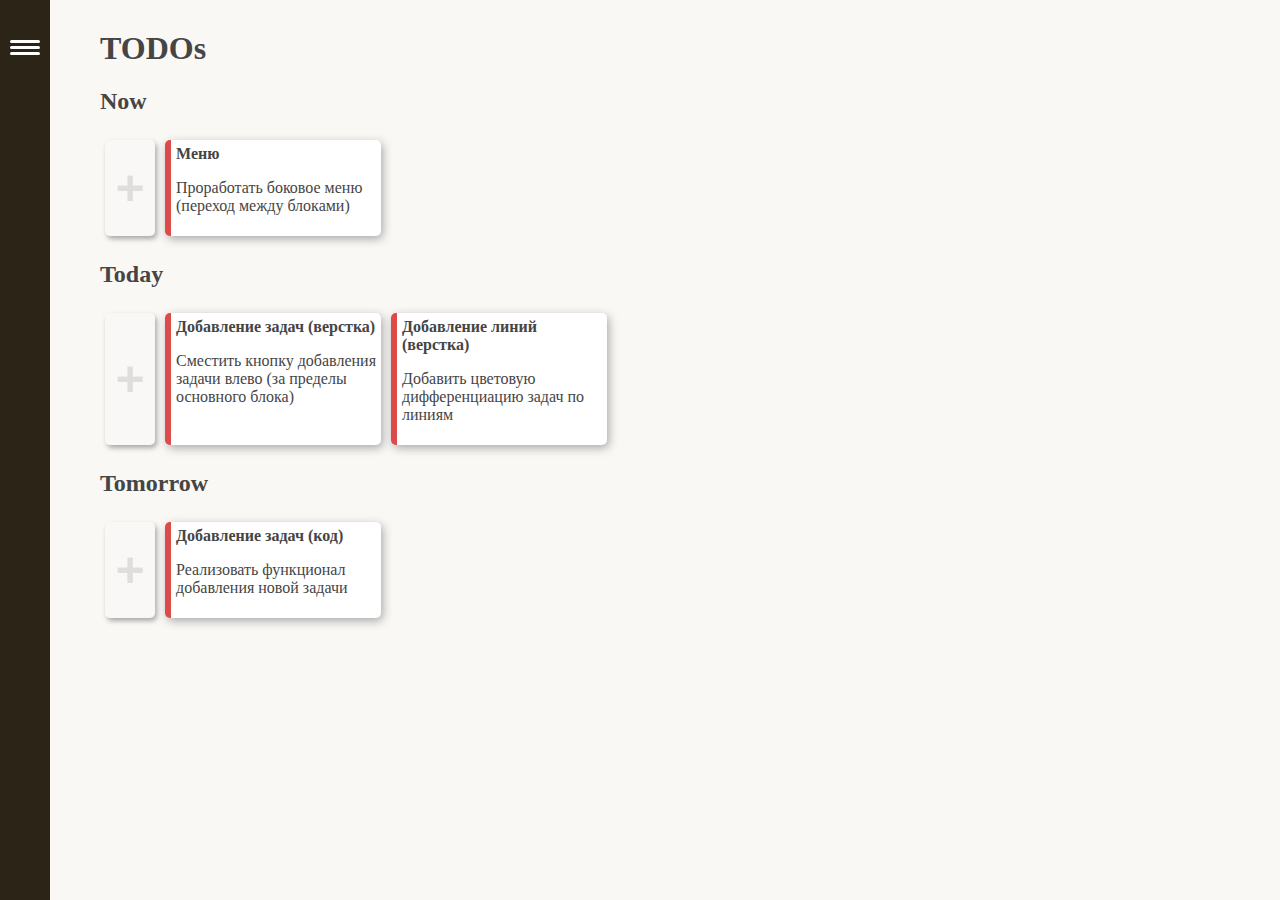
<file: index.html>
<html>
    <head>
        <title>Mr. Po's simple task tracker</title>
        <link rel="stylesheet" href="styles.css">
        <script type='text/javascript' src='data/tasks.js'></script> <!-- for TESTING purposes only -->
        <script type='text/javascript' src='app.js'></script>
        <meta charset="utf-8">
    </head>
    <body>
        <div class="side-menu">
            <div class="menu-toggle">
                <input type="checkbox"/>
                <span></span>
                <span></span>
                <span></span>
            </div>
        </div>
        <div class="big-container">
            <h1>TODOs</h1>
            <div id="now" class='task-group'>
                <h2>Now</h2>
                <div class="task-container">
                    <div class="task-add">
                        <button class="add-task-button">+</button>
                    </div>
                </div>
            </div>
            <div id="today" class='task-group'>
                <h2>Today</h2>
                <div class="task-container">
                    <div class="task-add">
                        <button class="add-task-button">+</button>
                    </div>
                </div>
            </div>
            <div id="tomorrow" class='task-group'>
                <h2>Tomorrow</h2>
                <div class="task-container">
                    <div class="task-add">
                        <button class="add-task-button">+</button>
                    </div>
                </div>
            </div>
            <!-- Template -->
            <div id="today-tasks" class='task-group'>
                <h2></h2>
                <div id="task-container">
                    <template id="task-template">
                        <div class="task" style="border-left: 6px solid #dc4a4a">
                            <span class="task-header">Azure</span>
                            <p class='task-description'>Завершить курс по Azure DS Essentials</p>
                        </div>
                    </template>
                </div>
                <script type='text/javascript'>
                    add_element('#task-container', 'task-template', my_tasks);
                </script>
            </div>
            <!-- Template -->
        </div>
    
    </body>
</html>
</file>
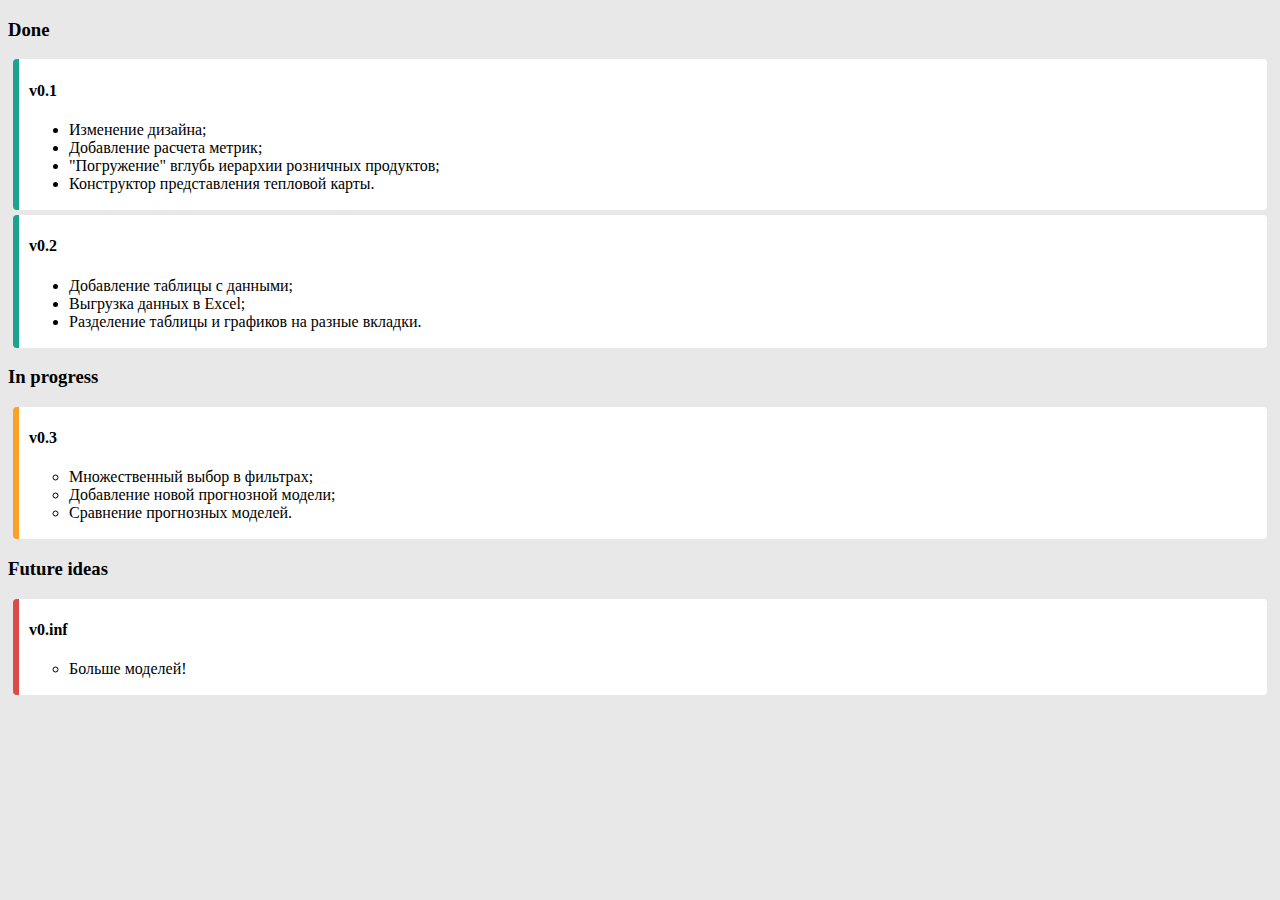
<file: roadmap.html>
<!DOCTYPE html>
<html xmlns="http://www.w3.org/1999/html" xmlns="http://www.w3.org/1999/html">
<head>
    <meta http-equiv="Content-Type" content="text/html; charset=UTF-8">
    <title>Updating...</title>
    <style>
        body {
            background-color: #e8e8e8;
        }
        div {
            background-color: #fff;
            border-radius: 4px;
            padding: 1px;
            padding-left: 10px;
            padding-right: 10px;
            margin: 5px;

        }
        .done {
        border-left: 6px solid #1ba38e
        }
        .active {
        border-left: 6px solid #fca124
        }
        .future {
        border-left: 6px solid #dc4a4a
        }
        ul {
        }
        li {
        cursor: pointer;
        }
        .modal {
            display: none;
            position: fixed;
            z-index: 1;
            left: 0;
            top: 0;
            width: 100%;
            height: 100%;
            padding-top: 100px;
            background-color: rgba(0,0,0,0.4);
            margin: 0;
        }
        .modal-content {
            width: 80%;
            margin: auto;
        }
        .close {
        float: right;
        }
        .close:hover {
        cursor: pointer;
        }
    </style>
    <script>
    function open_modal(modal_id) {
        document.getElementById(modal_id).style.display="block";
    }

    function close_modals() {
        var modals = document.getElementsByClassName('modal');
        for (var i = 0; i < modals.length; i++) {
            modals[i].style.display = "none";
        }
    }

    function show_element(element_id) {
        var selected_element = document.getElementById(element_id);
        if (selected_element.style.display == "block") {
            selected_element.style.display = "none";
        }
        else {
            selected_element.style.display = "block";
        }
    }
    </script>
</head>
    <body>
        <h3>Done</h3>
        <div class="done">
            <h4 onclick="show_element('task_001')">v0.1</h4>
            <ul id="task_001">
                <li type="disc" onclick="open_modal('modal_1')">Изменение дизайна;</li>
                <div id="modal_1" class="modal">
                    <div class="modal-content">
                        <span class="close" onclick="close_modals()">&times;</span>
                        <p><b>Изменение дизайна</b></p>
                        <p>Визуальное разделение области фильтров и графиков</p>
                    </div>
                </div>
                <li type="disc" onclick="open_modal('modal_2')">Добавление расчета метрик;</li>
                <div id="modal_2" class="modal">
                    <div class="modal-content">
                        <span class="close" onclick="close_modals()">&times;</span>
                        <p><b>Добавление расчета метрик</b></p>
                        <p>Визуальное разделение области фильтров и графиков</p>
                    </div>
                </div>
                <li type="disc">"Погружение" вглубь иерархии розничных продуктов;</li>
                <li type="disc">Конструктор представления тепловой карты.</li>
            </ul>
        </div>
        <div class="done">
            <h4>v0.2</h4>
            <ul>
                <li type="disc">Добавление таблицы с данными;</li>
                <li type="disc">Выгрузка данных в Excel;</li>
                <li type="disc">Разделение таблицы и графиков на разные вкладки.</li>
            </ul>
        </div>
        <h3>In progress</h3>
        <div class="active">
            <h4>v0.3</h4>
            <ul>
                <li type="circle">Множественный выбор в фильтрах;</li>
                <li type="circle">Добавление новой прогнозной модели;</li>
                <li type="circle">Сравнение прогнозных моделей.</li>
            </ul>
        </div>
        <h3>Future ideas</h3>
        <div class="future">
            <h4>v0.inf</h4>
            <ul>
                <li type="circle">Больше моделей!</li>
            </ul>
        </div>
    </body>
</html>
</file>
<file: styles.css>
body {
    background-color: hsl(42, 32%, 97%);
    color: hsl(0, 0%, 27%);
    margin: 0;
}
.side-menu {
    background-color: hsl(42, 32%, 13%);
    width: fit-content;
    height: 100%;
    position: absolute;
    top: 0; 
}
.menu-toggle {
    margin-top: 40px;
}
.menu-toggle input {
    opacity: 0;
    width: 30px;
    margin-left: 10px;
    margin-top: -5px;
    height: 25px;
    position: absolute;
    z-index: 2;
    transition: 0.5s;
}

.menu-toggle input:checked {
    width: 250px;
}

.menu-toggle input:checked ~ span {
    width: 250px;
}

.menu-toggle span {
    background-color: white;
    width: 30px;
    height: 3px;
    display: block;
    margin-left: 10px;
    margin-right: 10px;
    border-radius: 30px;
    margin-bottom: 3px;
    z-index: 1;
    transition: 0.5s;
    --transform: translate(0);
}
.big-container {
    width: clamp(600px, 80%, 1400px);
    margin-left: 100px;
    margin-top: 30px;
}
.task-container {
    display: flex;
    flex-direction: row;
}
.task {
    background-color: #fff;
    --border: 1px solid black;
    border-radius: 5px;
    width: 200px;
    margin: 5px;
    padding: 5px;
    box-shadow: 2px 3px 10px darkgray;
}
.task:hover {
    box-shadow: 2px 3px 15px darkgray;
}
.task-add {
    box-shadow: 2px 3px 5px darkgray;
    border-radius: 5px;
    margin: 5px;
}
.task-add:hover {
    box-shadow: 2px 3px 10px darkgray;
}
.task-header {
    font-weight: 600;
}
.task-deadline {
    color: hsl(0, 0%, 75%);
    font-size: smaller;
}
.add-task-button {
    background-color: rgba(255,255,255,0.1);
    border: 0;
    width: 50px;
    height: 100%;
    font-size: 50px;
    font-weight: bold;
    color: rgba(0,0,0,0.1);
}
</file>
